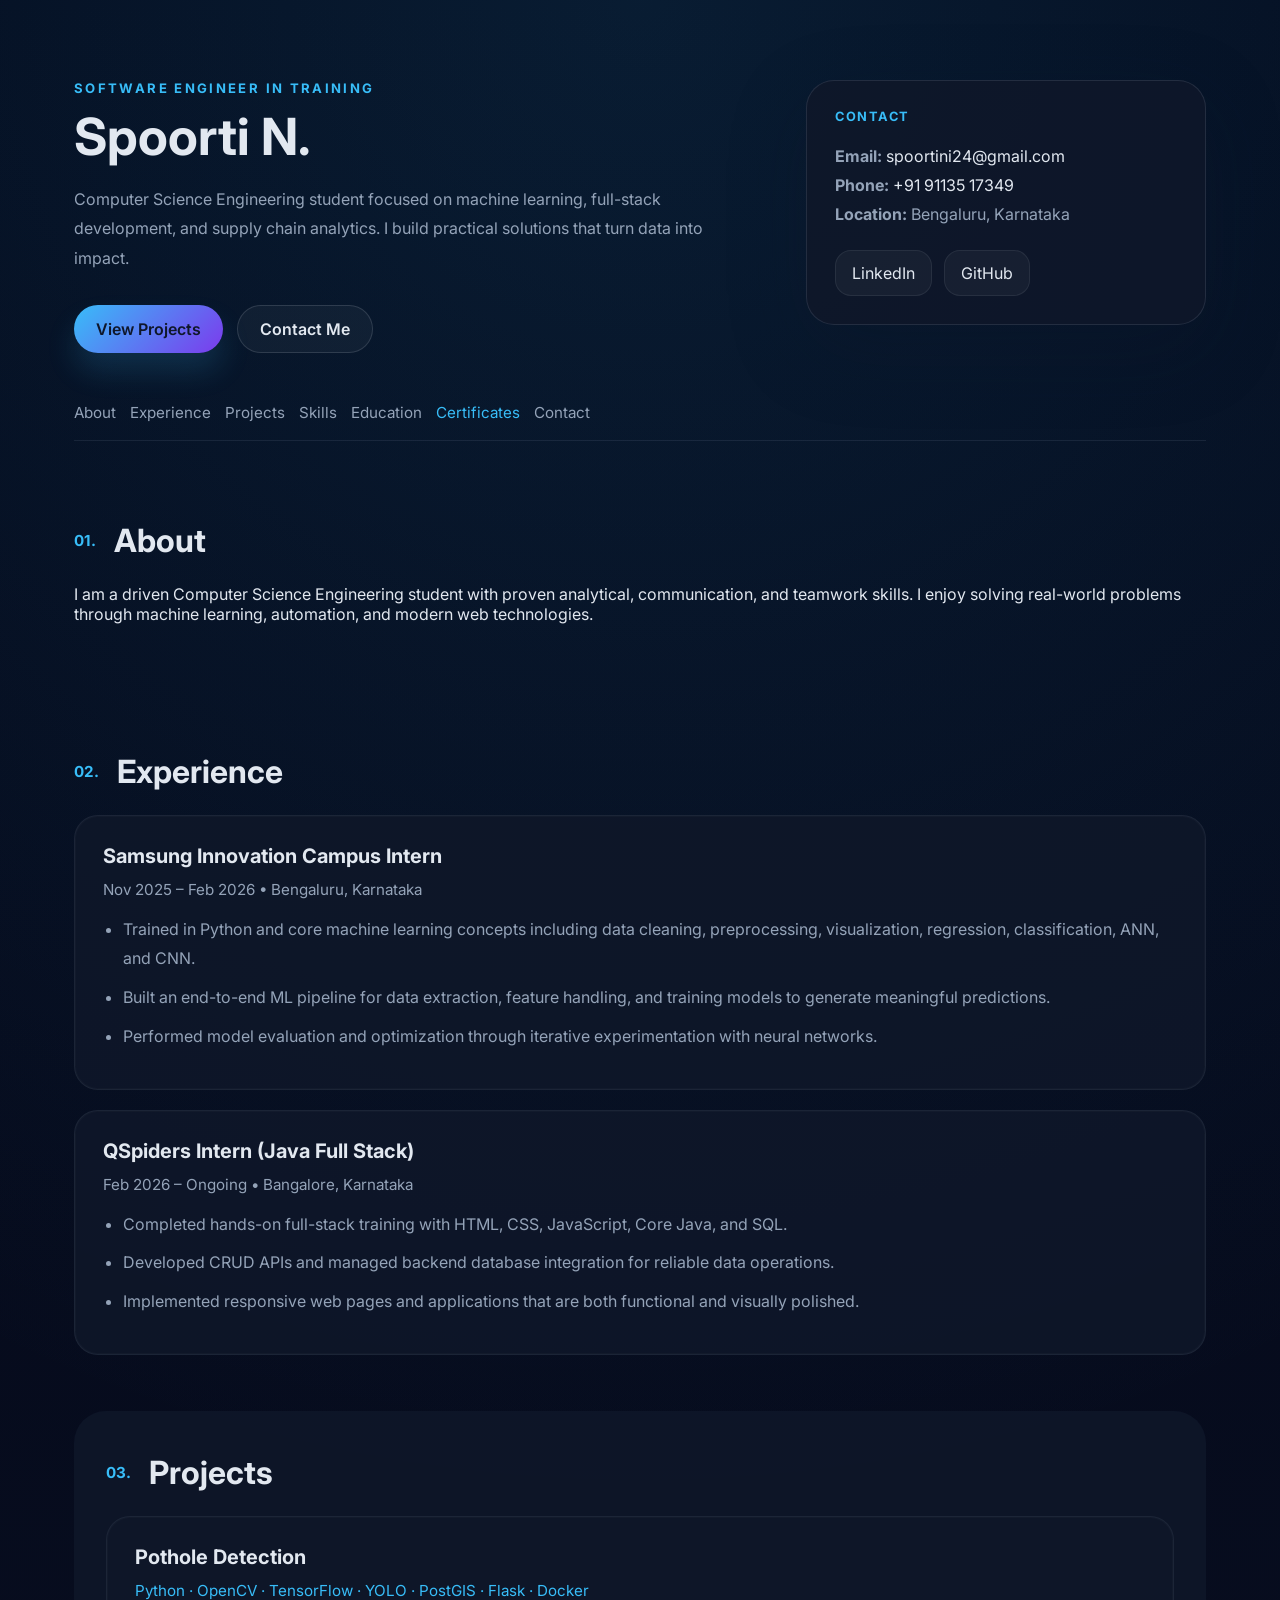
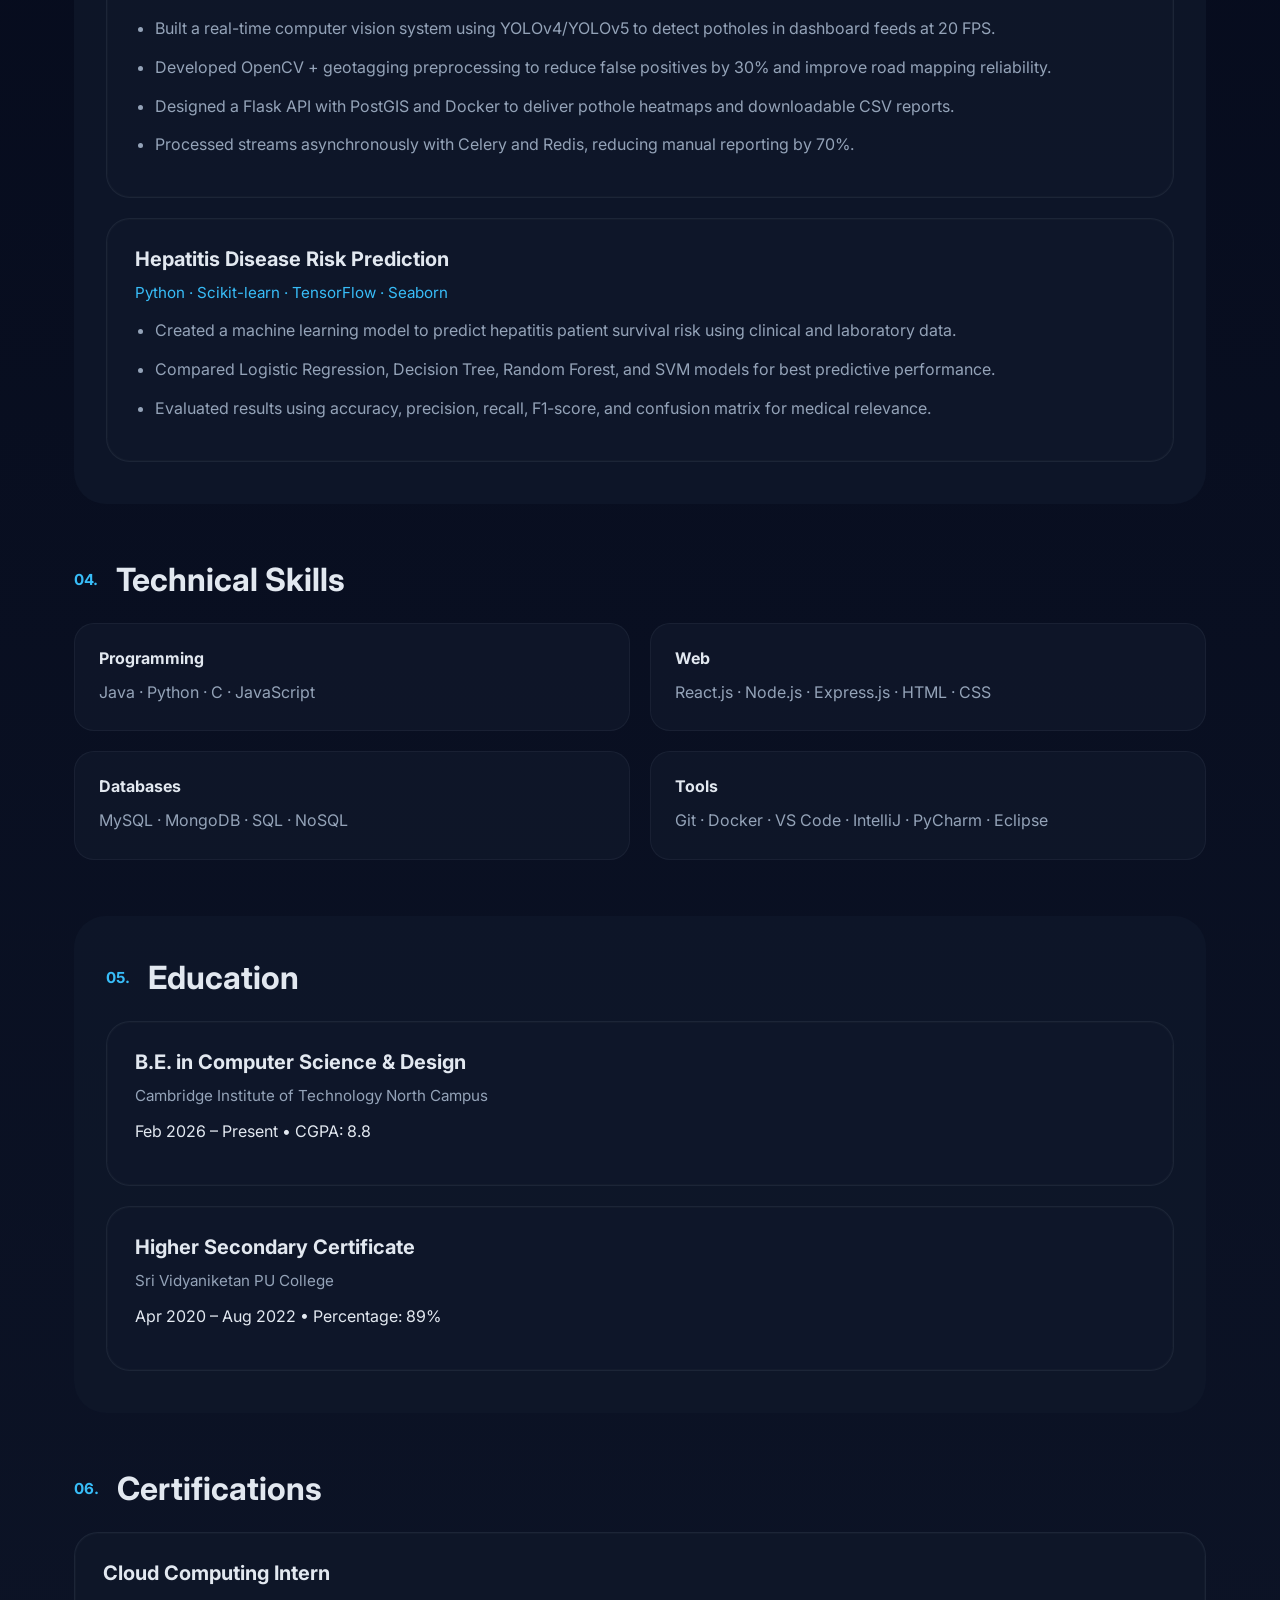
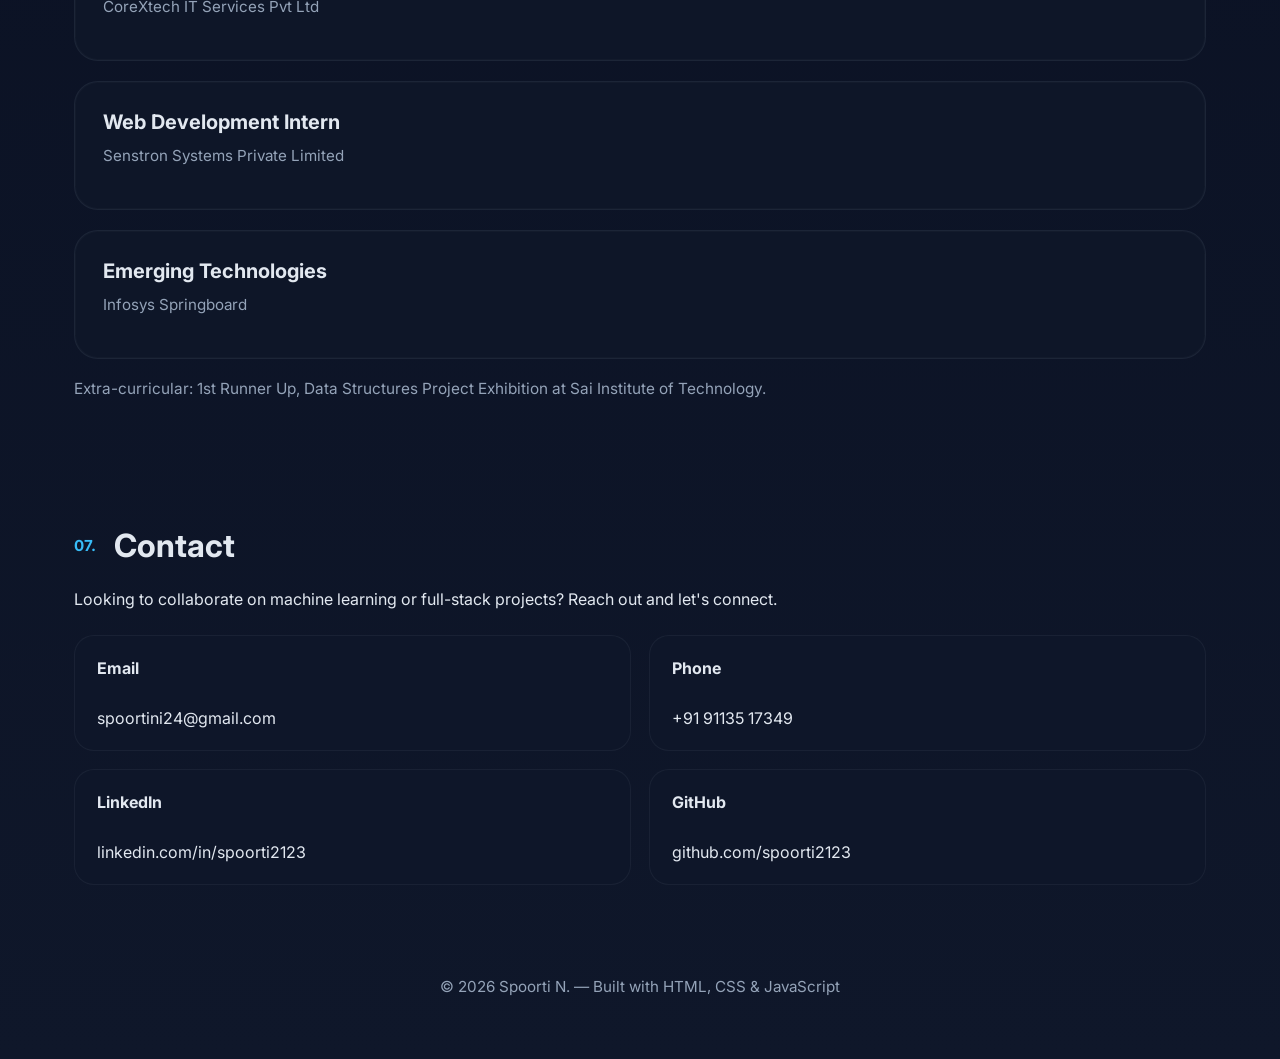
<file: index.html>
<!DOCTYPE html>
<html lang="en">
<head>
  <meta charset="UTF-8" />
  <meta name="viewport" content="width=device-width, initial-scale=1.0" />
  <title>Spoorti N. | Portfolio</title>
  <link rel="preconnect" href="https://fonts.googleapis.com" />
  <link rel="preconnect" href="https://fonts.gstatic.com" crossorigin />
  <link href="https://fonts.googleapis.com/css2?family=Inter:wght@400;500;600;700;800&display=swap" rel="stylesheet" />
  <link rel="stylesheet" href="style.css" />
</head>
<body>
  <div class="page-shell">
    <header class="hero">
      <div class="hero-copy">
        <p class="eyebrow">Software Engineer in Training</p>
        <h1>Spoorti N.</h1>
        <p class="hero-description">
          Computer Science Engineering student focused on machine learning, full-stack development, and supply chain analytics. I build practical solutions that turn data into impact.
        </p>
        <div class="hero-links">
          <a class="btn primary" href="#projects">View Projects</a>
          <a class="btn secondary" href="#contact">Contact Me</a>
        </div>
      </div>
      <aside class="hero-card">
        <p class="contact-title">Contact</p>
        <ul>
          <li><strong>Email:</strong> <a href="mailto:spoortini24@gmail.com">spoortini24@gmail.com</a></li>
          <li><strong>Phone:</strong> <a href="tel:+919113517349">+91 91135 17349</a></li>
          <li><strong>Location:</strong> Bengaluru, Karnataka</li>
        </ul>
        <div class="social-links">
          <a href="https://linkedin.com/in/spoorti2123" target="_blank">LinkedIn</a>
          <a href="https://github.com/spoorti2123" target="_blank">GitHub</a>
        </div>
      </aside>
    </header>

    <nav class="main-nav">
      <a href="#about">About</a>
      <a href="#experience">Experience</a>
      <a href="#projects">Projects</a>
      <a href="#skills">Skills</a>
      <a href="#education">Education</a>
      <a href="#certifications">Certificates</a>
      <a href="#contact">Contact</a>
    </nav>

    <main>
      <section id="about" class="section">
        <div class="section-heading">
          <span class="section-number">01.</span>
          <h2>About</h2>
        </div>
        <p>
          I am a driven Computer Science Engineering student with proven analytical, communication, and teamwork skills. I enjoy solving real-world problems through machine learning, automation, and modern web technologies.
        </p>
      </section>

      <section id="experience" class="section">
        <div class="section-heading">
          <span class="section-number">02.</span>
          <h2>Experience</h2>
        </div>
        <div class="cards-grid">
          <article class="card">
            <h3>Samsung Innovation Campus Intern</h3>
            <p class="meta">Nov 2025 – Feb 2026 • Bengaluru, Karnataka</p>
            <ul>
              <li>Trained in Python and core machine learning concepts including data cleaning, preprocessing, visualization, regression, classification, ANN, and CNN.</li>
              <li>Built an end-to-end ML pipeline for data extraction, feature handling, and training models to generate meaningful predictions.</li>
              <li>Performed model evaluation and optimization through iterative experimentation with neural networks.</li>
            </ul>
          </article>
          <article class="card">
            <h3>QSpiders Intern (Java Full Stack)</h3>
            <p class="meta">Feb 2026 – Ongoing • Bangalore, Karnataka</p>
            <ul>
              <li>Completed hands-on full-stack training with HTML, CSS, JavaScript, Core Java, and SQL.</li>
              <li>Developed CRUD APIs and managed backend database integration for reliable data operations.</li>
              <li>Implemented responsive web pages and applications that are both functional and visually polished.</li>
            </ul>
          </article>
        </div>
      </section>

      <section id="projects" class="section section-accent">
        <div class="section-heading">
          <span class="section-number">03.</span>
          <h2>Projects</h2>
        </div>
        <div class="cards-grid">
          <article class="card">
            <h3>Pothole Detection</h3>
            <p class="tech">Python · OpenCV · TensorFlow · YOLO · PostGIS · Flask · Docker</p>
            <ul>
              <li>Built a real-time computer vision system using YOLOv4/YOLOv5 to detect potholes in dashboard feeds at 20 FPS.</li>
              <li>Developed OpenCV + geotagging preprocessing to reduce false positives by 30% and improve road mapping reliability.</li>
              <li>Designed a Flask API with PostGIS and Docker to deliver pothole heatmaps and downloadable CSV reports.</li>
              <li>Processed streams asynchronously with Celery and Redis, reducing manual reporting by 70%.</li>
            </ul>
          </article>
          <article class="card">
            <h3>Hepatitis Disease Risk Prediction</h3>
            <p class="tech">Python · Scikit-learn · TensorFlow · Seaborn</p>
            <ul>
              <li>Created a machine learning model to predict hepatitis patient survival risk using clinical and laboratory data.</li>
              <li>Compared Logistic Regression, Decision Tree, Random Forest, and SVM models for best predictive performance.</li>
              <li>Evaluated results using accuracy, precision, recall, F1-score, and confusion matrix for medical relevance.</li>
            </ul>
          </article>
        </div>
      </section>

      <section id="skills" class="section">
        <div class="section-heading">
          <span class="section-number">04.</span>
          <h2>Technical Skills</h2>
        </div>
        <div class="skills-grid">
          <div class="skill-group">
            <h4>Programming</h4>
            <p>Java · Python · C · JavaScript</p>
          </div>
          <div class="skill-group">
            <h4>Web</h4>
            <p>React.js · Node.js · Express.js · HTML · CSS</p>
          </div>
          <div class="skill-group">
            <h4>Databases</h4>
            <p>MySQL · MongoDB · SQL · NoSQL</p>
          </div>
          <div class="skill-group">
            <h4>Tools</h4>
            <p>Git · Docker · VS Code · IntelliJ · PyCharm · Eclipse</p>
          </div>
        </div>
      </section>

      <section id="education" class="section section-accent">
        <div class="section-heading">
          <span class="section-number">05.</span>
          <h2>Education</h2>
        </div>
        <div class="cards-grid">
          <article class="card">
            <h3>B.E. in Computer Science &amp; Design</h3>
            <p class="meta">Cambridge Institute of Technology North Campus</p>
            <p>Feb 2026 – Present • CGPA: 8.8</p>
          </article>
          <article class="card">
            <h3>Higher Secondary Certificate</h3>
            <p class="meta">Sri Vidyaniketan PU College</p>
            <p>Apr 2020 – Aug 2022 • Percentage: 89%</p>
          </article>
        </div>
      </section>

      <section id="certifications" class="section">
        <div class="section-heading">
          <span class="section-number">06.</span>
          <h2>Certifications</h2>
        </div>
        <div class="cards-grid">
          <article class="card">
            <h3>Cloud Computing Intern</h3>
            <p class="meta">CoreXtech IT Services Pvt Ltd</p>
          </article>
          <article class="card">
            <h3>Web Development Intern</h3>
            <p class="meta">Senstron Systems Private Limited</p>
          </article>
          <article class="card">
            <h3>Emerging Technologies</h3>
            <p class="meta">Infosys Springboard</p>
          </article>
        </div>
        <p class="extra-note">Extra-curricular: 1st Runner Up, Data Structures Project Exhibition at Sai Institute of Technology.</p>
      </section>

      <section id="contact" class="section section-contact">
        <div class="section-heading">
          <span class="section-number">07.</span>
          <h2>Contact</h2>
        </div>
        <p>Looking to collaborate on machine learning or full-stack projects? Reach out and let's connect.</p>
        <div class="contact-details">
          <div><strong>Email</strong><br><a href="mailto:spoortini24@gmail.com">spoortini24@gmail.com</a></div>
          <div><strong>Phone</strong><br><a href="tel:+919113517349">+91 91135 17349</a></div>
          <div><strong>LinkedIn</strong><br><a href="https://linkedin.com/in/spoorti2123" target="_blank">linkedin.com/in/spoorti2123</a></div>
          <div><strong>GitHub</strong><br><a href="https://github.com/spoorti2123" target="_blank">github.com/spoorti2123</a></div>
        </div>
      </section>
    </main>

    <footer class="footer">
      <p>&copy; 2026 Spoorti N. — Built with HTML, CSS &amp; JavaScript</p>
    </footer>
  </div>

  <script src="script.js"></script>
</body>
</html>
</file>
<file: style.css>
:root {
  color-scheme: dark;
  --bg: #0f172a;
  --surface: #111827;
  --surface-soft: #1f2937;
  --surface-muted: #374151;
  --text: #e2e8f0;
  --text-muted: #94a3b8;
  --primary: #38bdf8;
  --primary-dark: #0ea5e9;
  --accent: #7c3aed;
  --border: rgba(148, 163, 184, 0.16);
  --shadow: 0 24px 80px rgba(15, 23, 42, 0.22);
}

* {
  box-sizing: border-box;
}

html {
  scroll-behavior: smooth;
}

body {
  margin: 0;
  min-height: 100vh;
  font-family: 'Inter', system-ui, -apple-system, BlinkMacSystemFont, 'Segoe UI', sans-serif;
  background: radial-gradient(circle at top, rgba(56, 189, 248, 0.12), transparent 35%),
    linear-gradient(180deg, #020617 0%, #0f172a 100%);
  color: var(--text);
}

.page-shell {
  max-width: 1180px;
  margin: 0 auto;
  padding: 32px 24px 48px;
}

.hero {
  display: grid;
  grid-template-columns: 1.75fr 1fr;
  gap: 32px;
  align-items: start;
  padding: 48px 0 24px;
}

.eyebrow {
  margin: 0 0 16px;
  color: var(--primary);
  font-weight: 700;
  letter-spacing: 0.18em;
  text-transform: uppercase;
  font-size: 0.82rem;
}

.hero h1 {
  margin: 0;
  font-size: clamp(3rem, 4vw, 4.4rem);
  line-height: 0.95;
}

.hero-description {
  margin: 24px 0 0;
  max-width: 680px;
  color: var(--text-muted);
  line-height: 1.85;
  font-size: 1rem;
}

.hero-links {
  display: flex;
  flex-wrap: wrap;
  gap: 14px;
  margin-top: 32px;
}

.btn {
  display: inline-flex;
  align-items: center;
  justify-content: center;
  min-height: 48px;
  padding: 0 22px;
  border-radius: 999px;
  text-decoration: none;
  font-weight: 600;
  transition: transform 0.2s ease, box-shadow 0.2s ease, background-color 0.2s ease;
}

.btn:hover {
  transform: translateY(-1px);
}

.btn.primary {
  background: linear-gradient(135deg, var(--primary), var(--accent));
  color: #0f172a;
  box-shadow: 0 18px 30px rgba(56, 189, 248, 0.16);
}

.btn.secondary {
  color: var(--text);
  border: 1px solid rgba(226, 232, 240, 0.14);
  background: rgba(255, 255, 255, 0.04);
}

.hero-card {
  border: 1px solid var(--border);
  background: rgba(15, 23, 42, 0.88);
  padding: 28px;
  border-radius: 28px;
  box-shadow: var(--shadow);
}

.contact-title {
  margin: 0 0 18px;
  color: var(--primary);
  letter-spacing: 0.12em;
  text-transform: uppercase;
  font-size: 0.8rem;
  font-weight: 700;
}

.hero-card ul {
  list-style: none;
  padding: 0;
  margin: 0;
  line-height: 1.8;
  color: var(--text-muted);
}

.hero-card a,
.contact-details a,
.social-links a {
  color: var(--text);
  text-decoration: none;
}

.social-links {
  display: flex;
  flex-wrap: wrap;
  gap: 12px;
  margin-top: 22px;
}

.social-links a {
  padding: 12px 16px;
  background: rgba(255, 255, 255, 0.04);
  border-radius: 16px;
  border: 1px solid rgba(226, 232, 240, 0.08);
}

.main-nav {
  display: flex;
  flex-wrap: wrap;
  gap: 14px;
  margin: 8px 0 24px;
  padding: 18px 0;
  border-bottom: 1px solid rgba(148, 163, 184, 0.12);
}

.main-nav a {
  color: var(--text-muted);
  text-decoration: none;
  font-size: 0.95rem;
  transition: color 0.2s ease;
}

.main-nav a:hover,
.main-nav a.active {
  color: var(--primary);
}

.section {
  padding: 56px 0;
}

.section-heading {
  display: flex;
  align-items: center;
  gap: 18px;
  margin-bottom: 24px;
}

.section-number {
  color: var(--primary);
  font-weight: 700;
  font-size: 0.95rem;
}

.section-heading h2 {
  margin: 0;
  font-size: 2rem;
}

.cards-grid {
  display: grid;
  gap: 20px;
}

.card {
  padding: 28px;
  border-radius: 24px;
  background: rgba(15, 23, 42, 0.88);
  border: 1px solid rgba(148, 163, 184, 0.1);
  box-shadow: inset 0 0 0 1px rgba(255, 255, 255, 0.02);
}

.card h3 {
  margin: 0 0 12px;
  font-size: 1.25rem;
}

.meta {
  margin: 0 0 16px;
  color: var(--text-muted);
  font-size: 0.95rem;
}

.card ul {
  margin: 0;
  padding-left: 20px;
  color: var(--text-muted);
  line-height: 1.8;
}

.card ul li {
  margin-bottom: 10px;
}

.tech {
  margin: 0 0 14px;
  color: var(--primary);
  font-size: 0.95rem;
}

.skills-grid {
  display: grid;
  gap: 20px;
  grid-template-columns: repeat(2, minmax(0, 1fr));
}

.skill-group {
  padding: 24px;
  border-radius: 20px;
  background: rgba(15, 23, 42, 0.88);
  border: 1px solid rgba(148, 163, 184, 0.08);
}

.skill-group h4 {
  margin: 0 0 10px;
  font-size: 1rem;
}

.skill-group p {
  margin: 0;
  color: var(--text-muted);
  line-height: 1.8;
}

.section-accent {
  background: rgba(15, 23, 42, 0.85);
  border-radius: 32px;
  padding: 42px 32px;
}

.extra-note {
  margin-top: 20px;
  color: var(--text-muted);
  font-size: 0.96rem;
}

.section-contact .contact-details {
  display: grid;
  gap: 18px;
  grid-template-columns: repeat(2, minmax(0, 1fr));
  margin-top: 26px;
}

.section-contact .contact-details div {
  padding: 22px;
  border-radius: 20px;
  background: rgba(15, 23, 42, 0.88);
  border: 1px solid rgba(148, 163, 184, 0.08);
}

.section-contact strong {
  display: block;
  margin-bottom: 10px;
  color: var(--text);
}

.footer {
  margin-top: 36px;
  text-align: center;
  color: var(--text-muted);
  font-size: 0.95rem;
}

@media (max-width: 900px) {
  .hero {
    grid-template-columns: 1fr;
  }

  .section-accent {
    padding: 32px;
  }

  .skills-grid,
  .section-contact .contact-details,
  .cards-grid {
    grid-template-columns: 1fr;
  }
}

@media (max-width: 640px) {
  .page-shell {
    padding: 24px 18px 32px;
  }

  .hero {
    gap: 24px;
  }

  .hero-description {
    font-size: 0.98rem;
  }

  .main-nav {
    gap: 10px;
    padding-bottom: 16px;
  }

  .main-nav a {
    font-size: 0.9rem;
  }

  .section-heading {
    flex-direction: column;
    align-items: flex-start;
  }

  .section-heading h2 {
    font-size: 1.75rem;
  }

  .hero-card {
    padding: 24px;
  }
}
</file>
